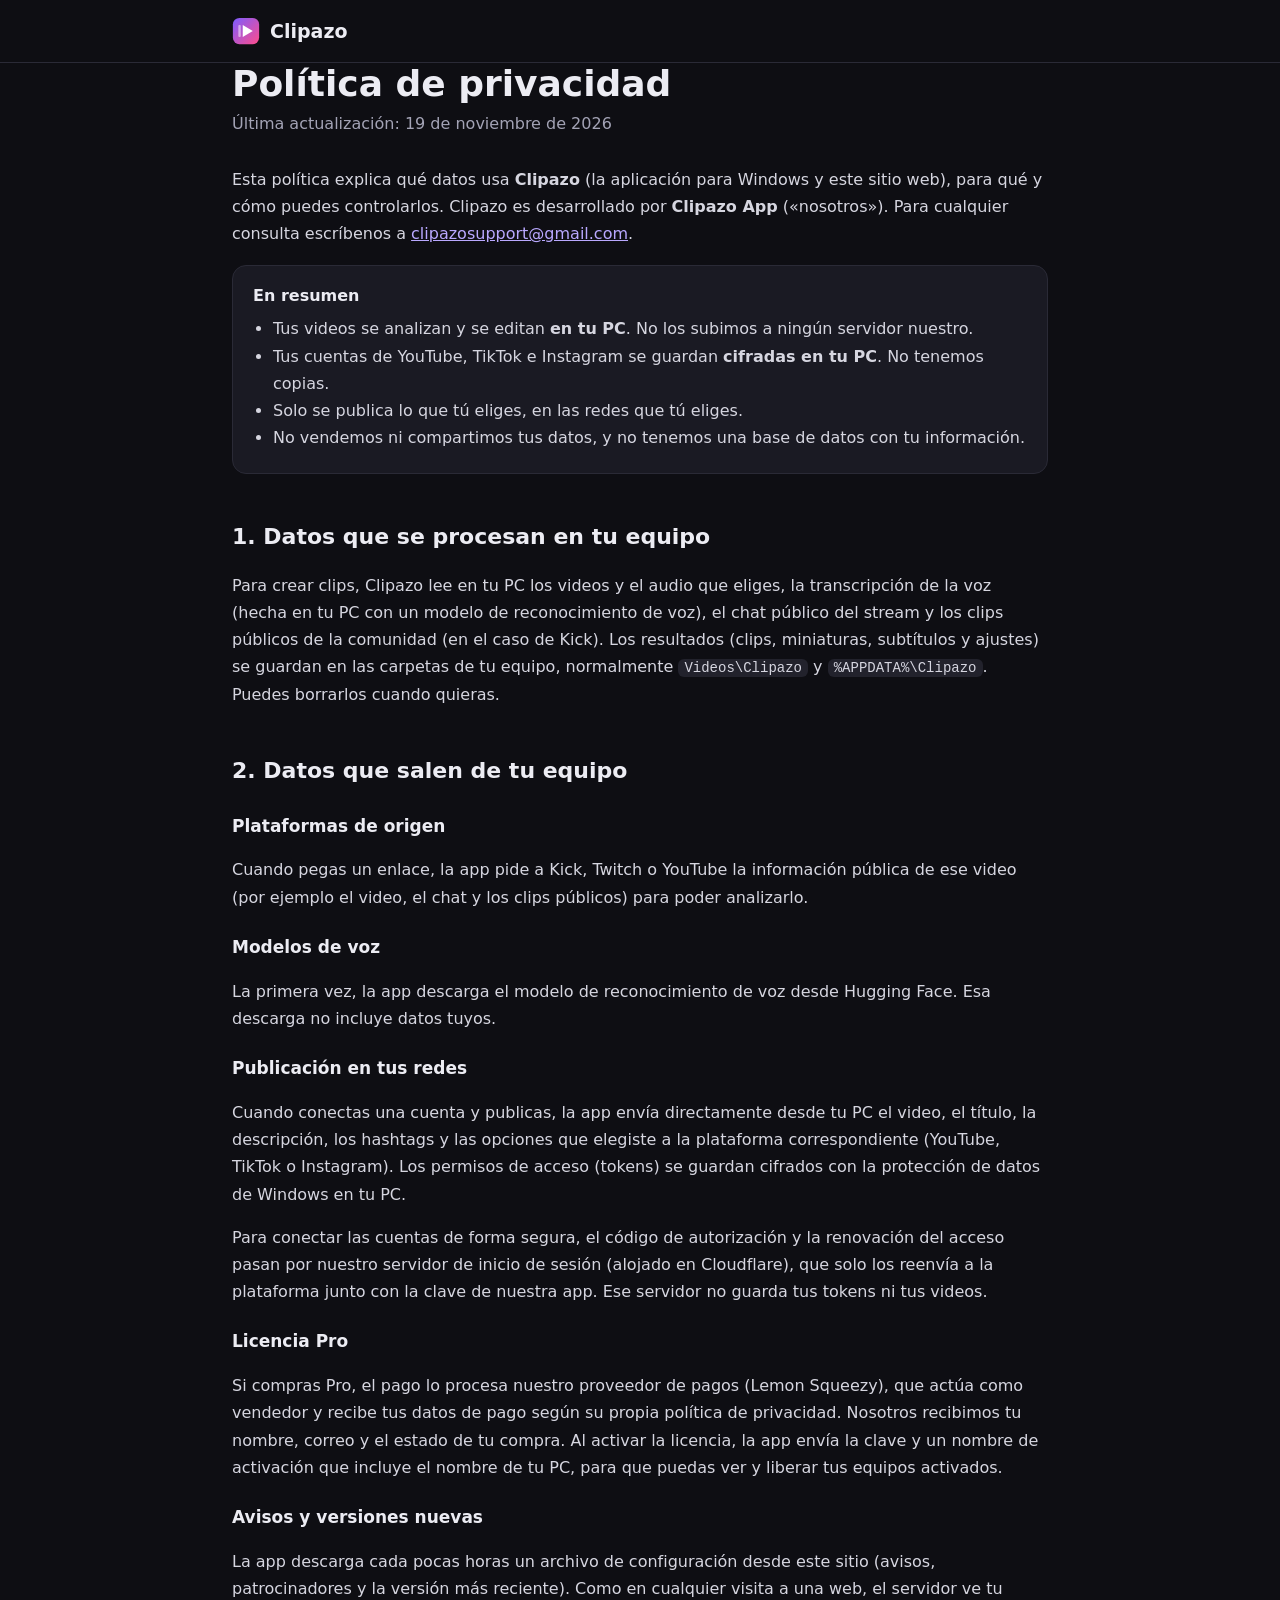
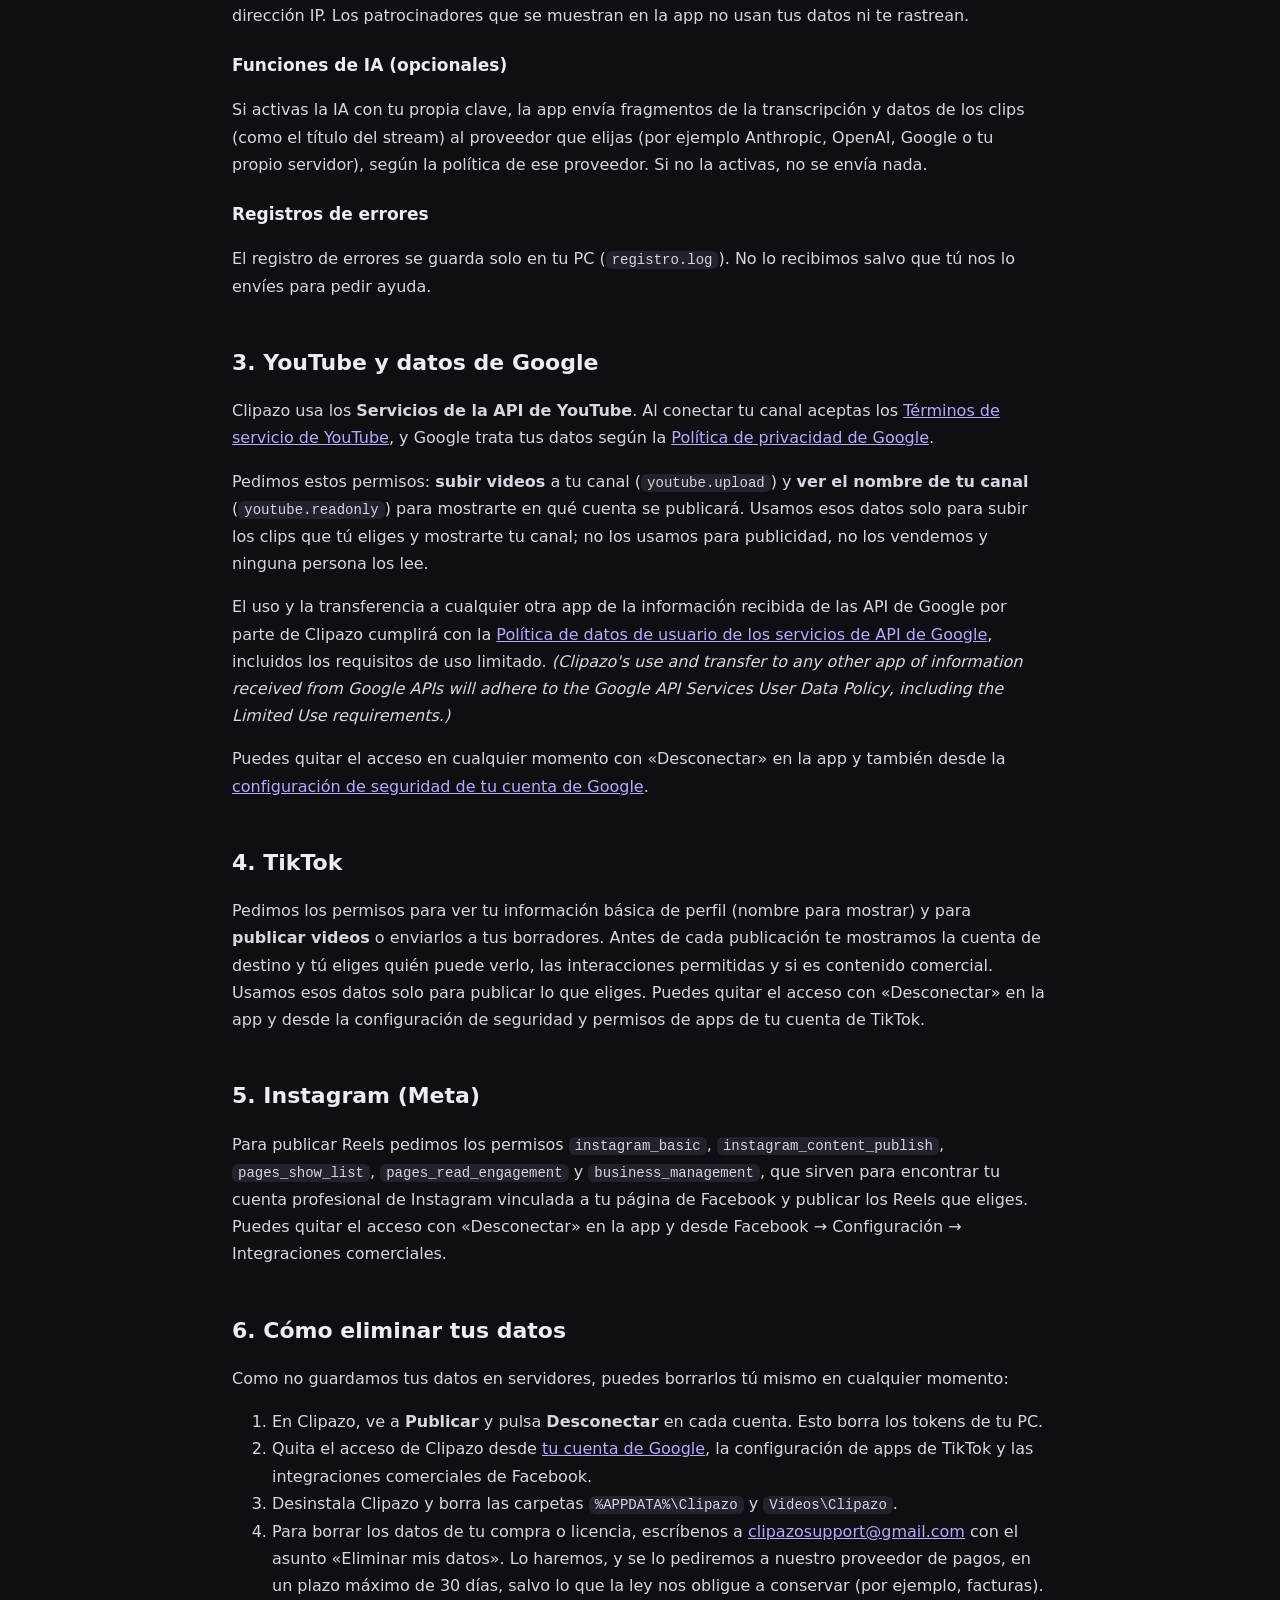
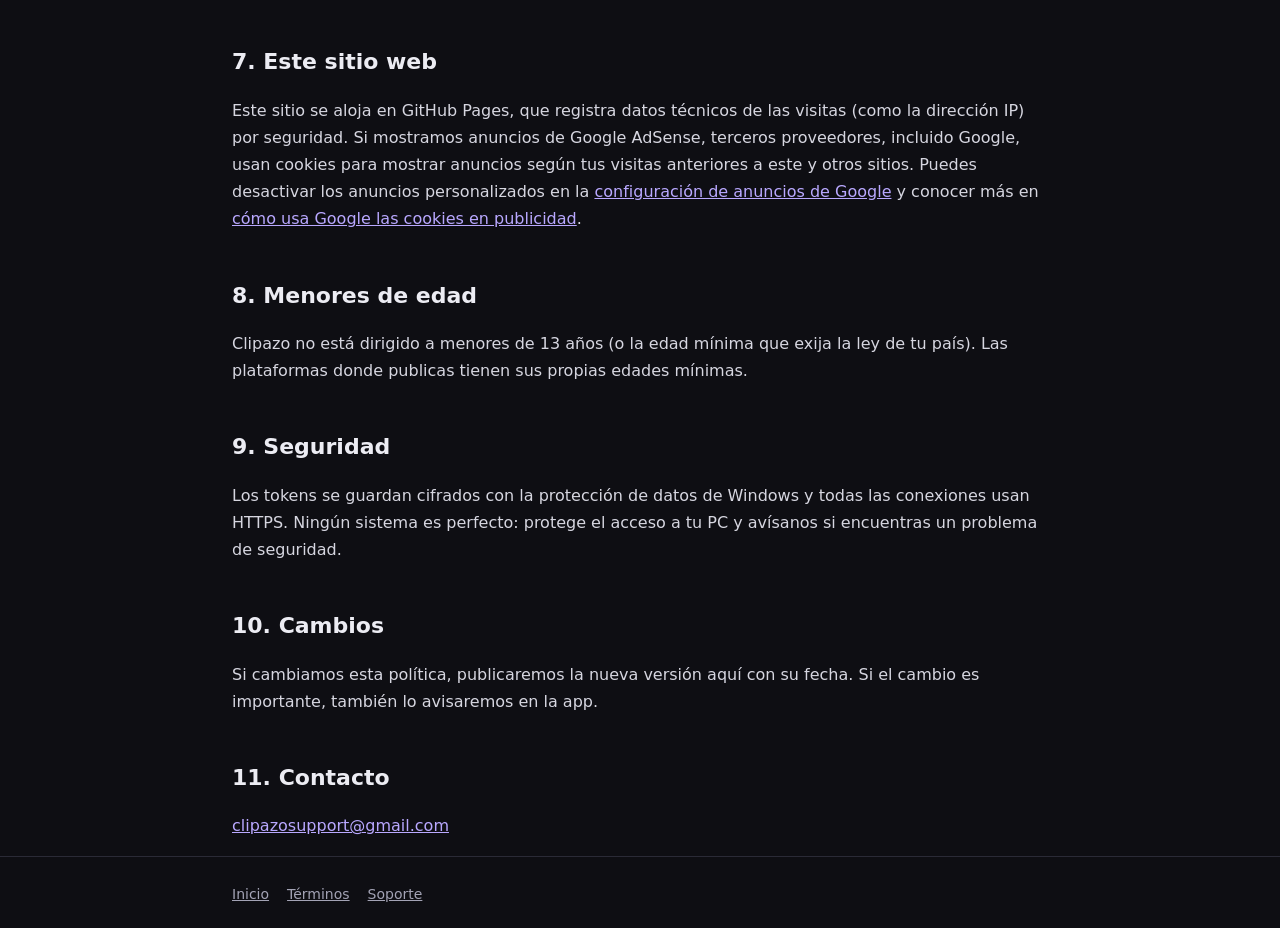
<file: privacidad.html>
<!DOCTYPE html>
<html lang="es">
<head>
<meta charset="utf-8">
<meta name="viewport" content="width=device-width, initial-scale=1">
<title>Política de privacidad — Clipazo</title>
<link rel="icon" href="favicon.ico" sizes="any">
<link rel="icon" href="logo.svg" type="image/svg+xml">
<link rel="stylesheet" href="legal.css">
<!-- PLANTILLA: cambia Clipazo App y revisa el texto (idealmente con un abogado) antes de publicarla.
     Google, TikTok y Meta la leen en sus revisiones: debe describir lo que hace tu app de verdad. -->
</head>
<body>
<header><div class="wrap top"><a href="index.html"><img src="logo.svg" alt=""> Clipazo</a></div></header>
<main class="wrap">
<h1>Política de privacidad</h1>
<p class="date">Última actualización: 19 de noviembre de 2026</p>

<p>Esta política explica qué datos usa <b>Clipazo</b> (la aplicación para Windows y este sitio web), para qué y cómo
puedes controlarlos. Clipazo es desarrollado por <b>Clipazo App</b> («nosotros»). Para cualquier consulta
escríbenos a <a href="mailto:clipazosupport@gmail.com">clipazosupport@gmail.com</a>.</p>

<div class="box">
  <b>En resumen</b>
  <ul>
    <li>Tus videos se analizan y se editan <b>en tu PC</b>. No los subimos a ningún servidor nuestro.</li>
    <li>Tus cuentas de YouTube, TikTok e Instagram se guardan <b>cifradas en tu PC</b>. No tenemos copias.</li>
    <li>Solo se publica lo que tú eliges, en las redes que tú eliges.</li>
    <li>No vendemos ni compartimos tus datos, y no tenemos una base de datos con tu información.</li>
  </ul>
</div>

<h2>1. Datos que se procesan en tu equipo</h2>
<p>Para crear clips, Clipazo lee en tu PC los videos y el audio que eliges, la transcripción de la voz (hecha en tu
PC con un modelo de reconocimiento de voz), el chat público del stream y los clips públicos de la comunidad (en el
caso de Kick). Los resultados (clips, miniaturas, subtítulos y ajustes) se guardan en las carpetas de tu equipo,
normalmente <code>Videos\Clipazo</code> y <code>%APPDATA%\Clipazo</code>. Puedes borrarlos cuando quieras.</p>

<h2>2. Datos que salen de tu equipo</h2>
<h3>Plataformas de origen</h3>
<p>Cuando pegas un enlace, la app pide a Kick, Twitch o YouTube la información pública de ese video (por ejemplo el
video, el chat y los clips públicos) para poder analizarlo.</p>
<h3>Modelos de voz</h3>
<p>La primera vez, la app descarga el modelo de reconocimiento de voz desde Hugging Face. Esa descarga no incluye
datos tuyos.</p>
<h3>Publicación en tus redes</h3>
<p>Cuando conectas una cuenta y publicas, la app envía directamente desde tu PC el video, el título, la descripción,
los hashtags y las opciones que elegiste a la plataforma correspondiente (YouTube, TikTok o Instagram). Los permisos
de acceso (tokens) se guardan cifrados con la protección de datos de Windows en tu PC.</p>
<p>Para conectar las cuentas de forma segura, el código de autorización y la renovación del acceso pasan por nuestro
servidor de inicio de sesión (alojado en Cloudflare), que solo los reenvía a la plataforma junto con la clave de
nuestra app. Ese servidor no guarda tus tokens ni tus videos.</p>
<h3>Licencia Pro</h3>
<p>Si compras Pro, el pago lo procesa nuestro proveedor de pagos (Lemon Squeezy), que actúa como vendedor y recibe
tus datos de pago según su propia política de privacidad. Nosotros recibimos tu nombre, correo y el estado de tu
compra. Al activar la licencia, la app envía la clave y un nombre de activación que incluye el nombre de tu PC, para
que puedas ver y liberar tus equipos activados.</p>
<h3>Avisos y versiones nuevas</h3>
<p>La app descarga cada pocas horas un archivo de configuración desde este sitio (avisos, patrocinadores y la
versión más reciente). Como en cualquier visita a una web, el servidor ve tu dirección IP. Los patrocinadores que se
muestran en la app no usan tus datos ni te rastrean.</p>
<h3>Funciones de IA (opcionales)</h3>
<p>Si activas la IA con tu propia clave, la app envía fragmentos de la transcripción y datos de los clips (como el
título del stream) al proveedor que elijas (por ejemplo Anthropic, OpenAI, Google o tu propio servidor), según la
política de ese proveedor. Si no la activas, no se envía nada.</p>
<h3>Registros de errores</h3>
<p>El registro de errores se guarda solo en tu PC (<code>registro.log</code>). No lo recibimos salvo que tú nos lo
envíes para pedir ayuda.</p>

<h2>3. YouTube y datos de Google</h2>
<p>Clipazo usa los <b>Servicios de la API de YouTube</b>. Al conectar tu canal aceptas los
<a href="https://www.youtube.com/t/terms">Términos de servicio de YouTube</a>, y Google trata tus datos según la
<a href="http://www.google.com/policies/privacy">Política de privacidad de Google</a>.</p>
<p>Pedimos estos permisos: <b>subir videos</b> a tu canal (<code>youtube.upload</code>) y <b>ver el nombre de tu
canal</b> (<code>youtube.readonly</code>) para mostrarte en qué cuenta se publicará. Usamos esos datos solo para subir
los clips que tú eliges y mostrarte tu canal; no los usamos para publicidad, no los vendemos y ninguna persona los
lee.</p>
<p>El uso y la transferencia a cualquier otra app de la información recibida de las API de Google por parte de
Clipazo cumplirá con la <a href="https://developers.google.com/terms/api-services-user-data-policy">Política de datos
de usuario de los servicios de API de Google</a>, incluidos los requisitos de uso limitado.
<i>(Clipazo's use and transfer to any other app of information received from Google APIs will adhere to the Google
API Services User Data Policy, including the Limited Use requirements.)</i></p>
<p>Puedes quitar el acceso en cualquier momento con «Desconectar» en la app y también desde la
<a href="https://security.google.com/settings/security/permissions">configuración de seguridad de tu cuenta de
Google</a>.</p>

<h2>4. TikTok</h2>
<p>Pedimos los permisos para ver tu información básica de perfil (nombre para mostrar) y para <b>publicar videos</b>
o enviarlos a tus borradores. Antes de cada publicación te mostramos la cuenta de destino y tú eliges quién puede
verlo, las interacciones permitidas y si es contenido comercial. Usamos esos datos solo para publicar lo que eliges.
Puedes quitar el acceso con «Desconectar» en la app y desde la configuración de seguridad y permisos de apps de tu
cuenta de TikTok.</p>

<h2>5. Instagram (Meta)</h2>
<p>Para publicar Reels pedimos los permisos <code>instagram_basic</code>, <code>instagram_content_publish</code>,
<code>pages_show_list</code>, <code>pages_read_engagement</code> y <code>business_management</code>, que sirven para
encontrar tu cuenta profesional de Instagram vinculada a tu página de Facebook y publicar los Reels que eliges.
Puedes quitar el acceso con «Desconectar» en la app y desde Facebook → Configuración → Integraciones comerciales.</p>

<h2 id="eliminar-datos">6. Cómo eliminar tus datos</h2>
<p>Como no guardamos tus datos en servidores, puedes borrarlos tú mismo en cualquier momento:</p>
<ol>
  <li>En Clipazo, ve a <b>Publicar</b> y pulsa <b>Desconectar</b> en cada cuenta. Esto borra los tokens de tu PC.</li>
  <li>Quita el acceso de Clipazo desde
    <a href="https://security.google.com/settings/security/permissions">tu cuenta de Google</a>, la configuración
    de apps de TikTok y las integraciones comerciales de Facebook.</li>
  <li>Desinstala Clipazo y borra las carpetas <code>%APPDATA%\Clipazo</code> y <code>Videos\Clipazo</code>.</li>
  <li>Para borrar los datos de tu compra o licencia, escríbenos a
    <a href="mailto:clipazosupport@gmail.com?subject=Eliminar%20mis%20datos">clipazosupport@gmail.com</a> con el asunto
    «Eliminar mis datos». Lo haremos, y se lo pediremos a nuestro proveedor de pagos, en un plazo máximo de 30 días,
    salvo lo que la ley nos obligue a conservar (por ejemplo, facturas).</li>
</ol>

<h2>7. Este sitio web</h2>
<p>Este sitio se aloja en GitHub Pages, que registra datos técnicos de las visitas (como la dirección IP) por
seguridad. Si mostramos anuncios de Google AdSense, terceros proveedores, incluido Google, usan cookies para mostrar
anuncios según tus visitas anteriores a este y otros sitios. Puedes desactivar los anuncios personalizados en la
<a href="https://adssettings.google.com">configuración de anuncios de Google</a> y conocer más en
<a href="https://policies.google.com/technologies/ads">cómo usa Google las cookies en publicidad</a>.</p>

<h2>8. Menores de edad</h2>
<p>Clipazo no está dirigido a menores de 13 años (o la edad mínima que exija la ley de tu país). Las plataformas
donde publicas tienen sus propias edades mínimas.</p>

<h2>9. Seguridad</h2>
<p>Los tokens se guardan cifrados con la protección de datos de Windows y todas las conexiones usan HTTPS. Ningún
sistema es perfecto: protege el acceso a tu PC y avísanos si encuentras un problema de seguridad.</p>

<h2>10. Cambios</h2>
<p>Si cambiamos esta política, publicaremos la nueva versión aquí con su fecha. Si el cambio es importante, también
lo avisaremos en la app.</p>

<h2>11. Contacto</h2>
<p><a href="mailto:clipazosupport@gmail.com">clipazosupport@gmail.com</a></p>
</main>
<footer><div class="wrap"><a href="index.html">Inicio</a><a href="terminos.html">Términos</a><a href="mailto:clipazosupport@gmail.com">Soporte</a></div></footer>
</body>
</html>
</file>
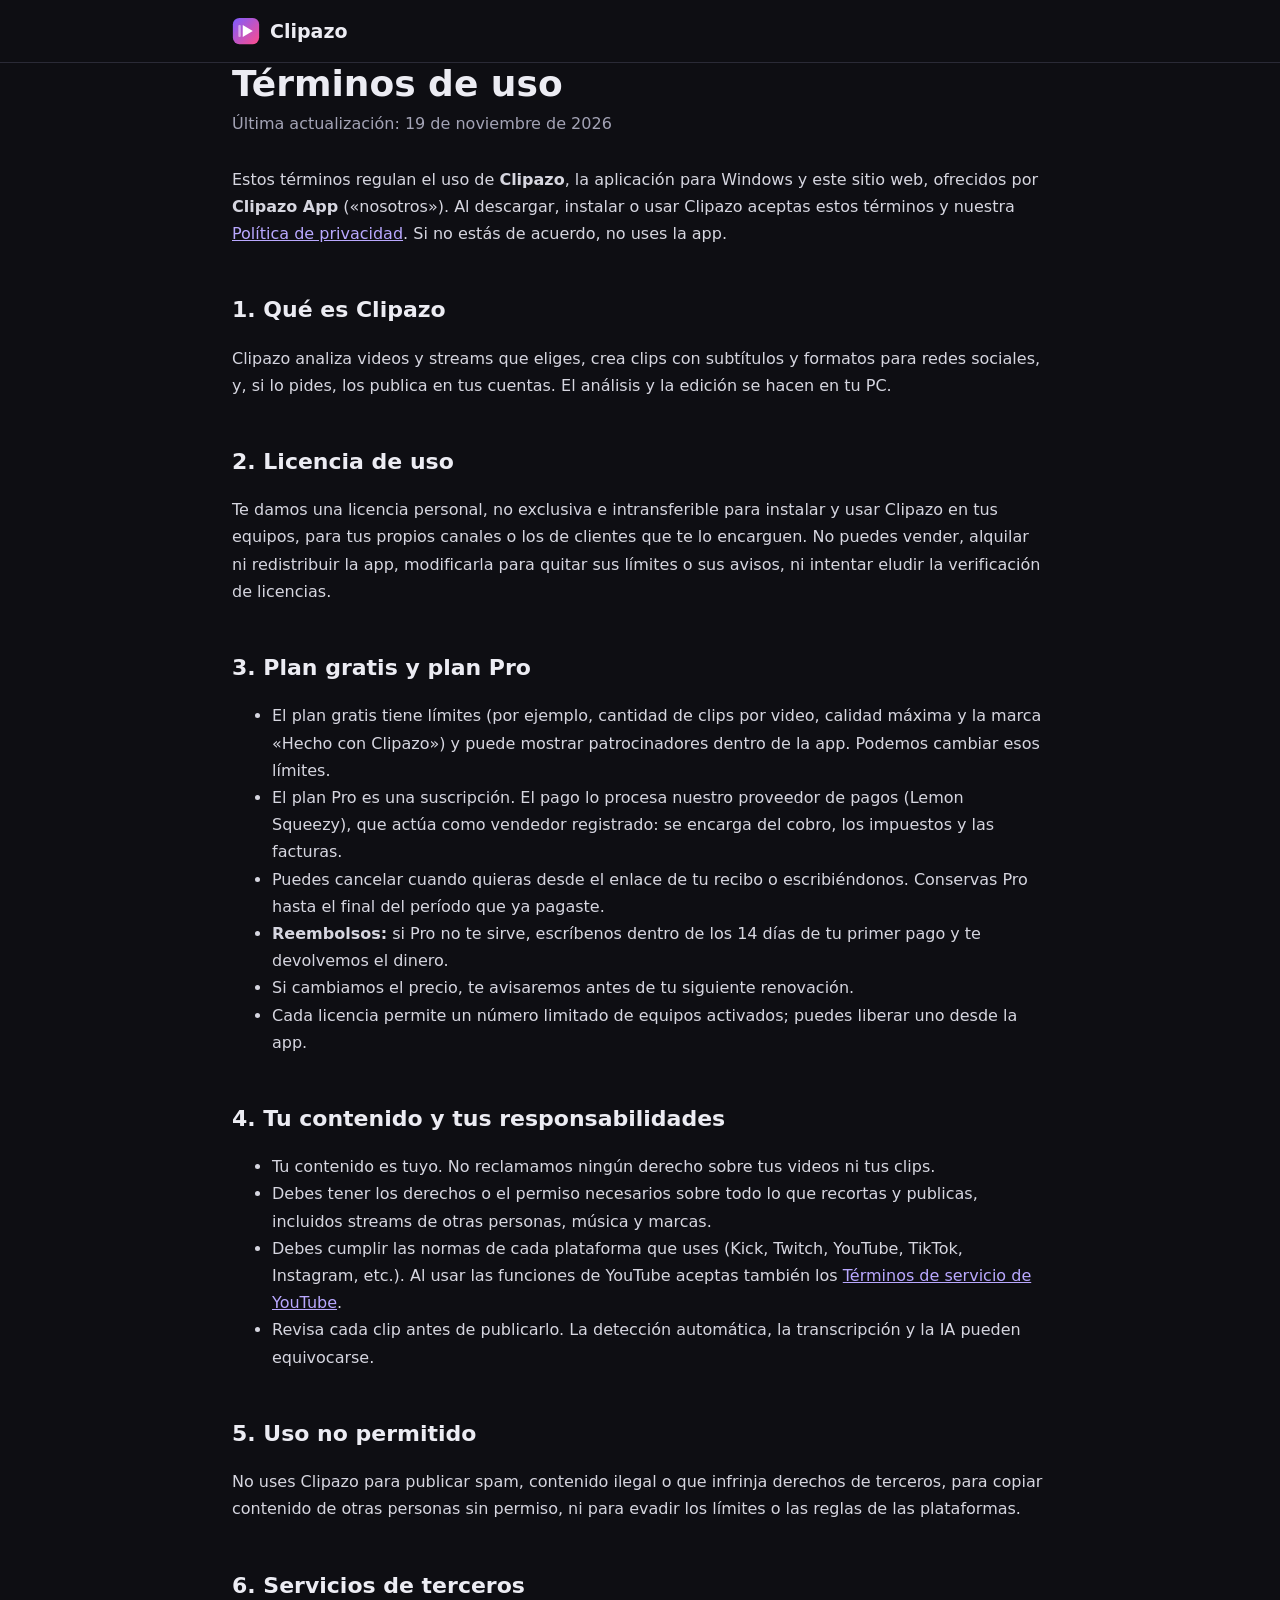
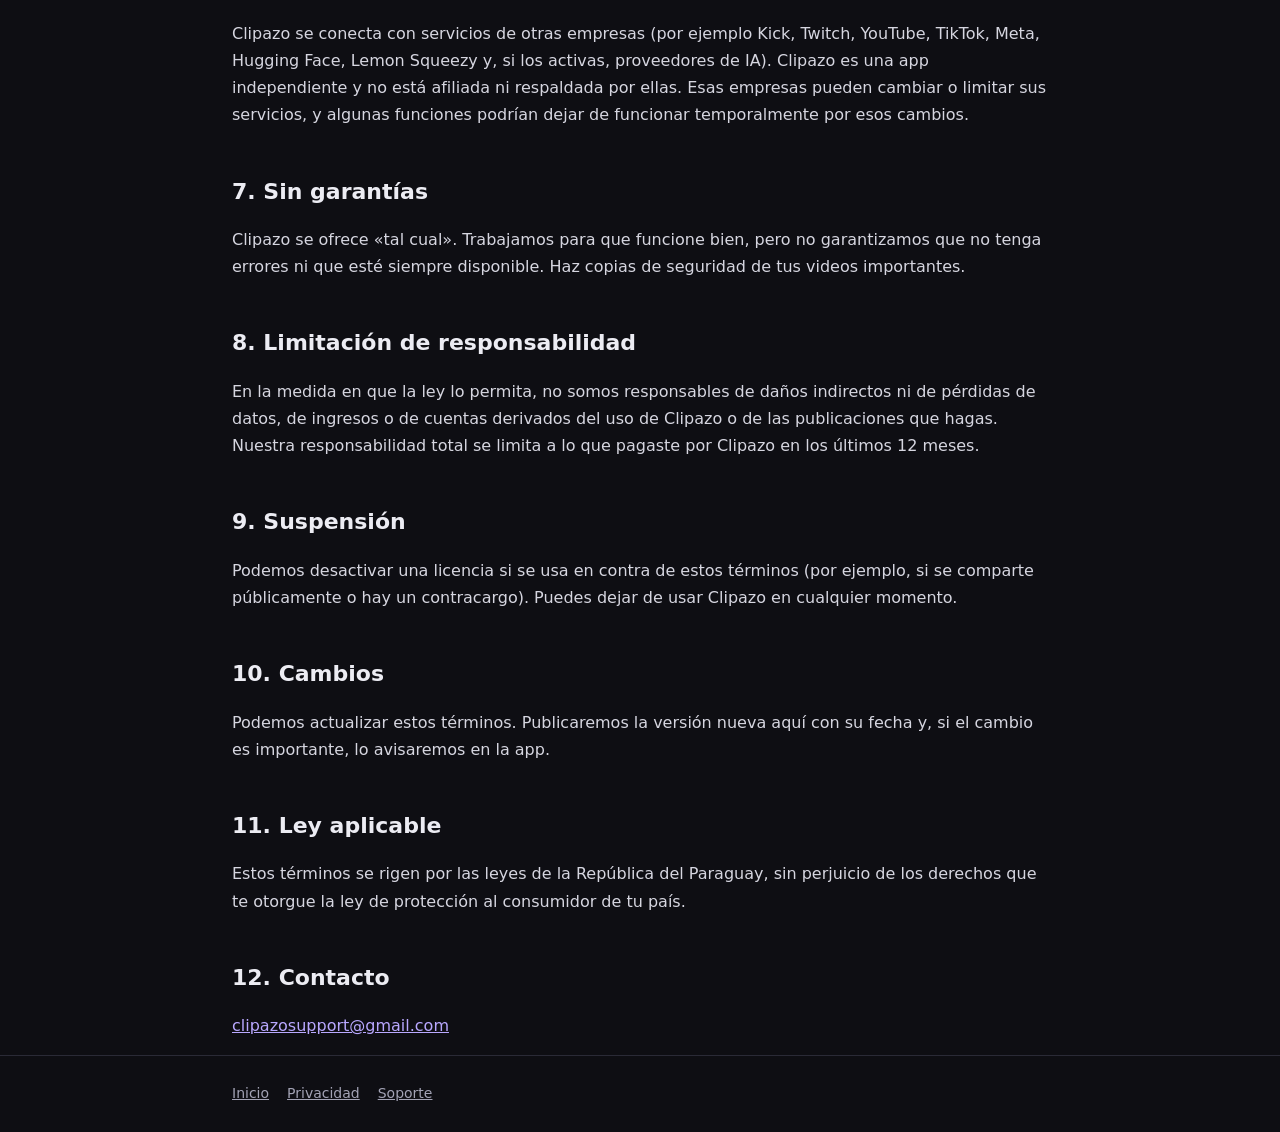
<file: terminos.html>
<!DOCTYPE html>
<html lang="es">
<head>
<meta charset="utf-8">
<meta name="viewport" content="width=device-width, initial-scale=1">
<title>Términos de uso — Clipazo</title>
<link rel="icon" href="favicon.ico" sizes="any">
<link rel="icon" href="logo.svg" type="image/svg+xml">
<link rel="stylesheet" href="legal.css">
<!-- PLANTILLA: cambia Clipazo App, revisa la política de reembolsos y el país, e idealmente
     pídele a un abogado que la revise antes de publicarla. -->
</head>
<body>
<header><div class="wrap top"><a href="index.html"><img src="logo.svg" alt=""> Clipazo</a></div></header>
<main class="wrap">
<h1>Términos de uso</h1>
<p class="date">Última actualización: 19 de noviembre de 2026</p>

<p>Estos términos regulan el uso de <b>Clipazo</b>, la aplicación para Windows y este sitio web, ofrecidos por
<b>Clipazo App</b> («nosotros»). Al descargar, instalar o usar Clipazo aceptas estos términos y nuestra
<a href="privacidad.html">Política de privacidad</a>. Si no estás de acuerdo, no uses la app.</p>

<h2>1. Qué es Clipazo</h2>
<p>Clipazo analiza videos y streams que eliges, crea clips con subtítulos y formatos para redes sociales, y, si lo
pides, los publica en tus cuentas. El análisis y la edición se hacen en tu PC.</p>

<h2>2. Licencia de uso</h2>
<p>Te damos una licencia personal, no exclusiva e intransferible para instalar y usar Clipazo en tus equipos, para
tus propios canales o los de clientes que te lo encarguen. No puedes vender, alquilar ni redistribuir la app,
modificarla para quitar sus límites o sus avisos, ni intentar eludir la verificación de licencias.</p>

<h2>3. Plan gratis y plan Pro</h2>
<ul>
  <li>El plan gratis tiene límites (por ejemplo, cantidad de clips por video, calidad máxima y la marca
    «Hecho con Clipazo») y puede mostrar patrocinadores dentro de la app. Podemos cambiar esos límites.</li>
  <li>El plan Pro es una suscripción. El pago lo procesa nuestro proveedor de pagos (Lemon Squeezy), que actúa
    como vendedor registrado: se encarga del cobro, los impuestos y las facturas.</li>
  <li>Puedes cancelar cuando quieras desde el enlace de tu recibo o escribiéndonos. Conservas Pro hasta el final del
    período que ya pagaste.</li>
  <li><b>Reembolsos:</b> si Pro no te sirve, escríbenos dentro de los 14 días de tu primer pago y te devolvemos el
    dinero.</li>
  <li>Si cambiamos el precio, te avisaremos antes de tu siguiente renovación.</li>
  <li>Cada licencia permite un número limitado de equipos activados; puedes liberar uno desde la app.</li>
</ul>

<h2>4. Tu contenido y tus responsabilidades</h2>
<ul>
  <li>Tu contenido es tuyo. No reclamamos ningún derecho sobre tus videos ni tus clips.</li>
  <li>Debes tener los derechos o el permiso necesarios sobre todo lo que recortas y publicas, incluidos streams de
    otras personas, música y marcas.</li>
  <li>Debes cumplir las normas de cada plataforma que uses (Kick, Twitch, YouTube, TikTok, Instagram, etc.). Al usar
    las funciones de YouTube aceptas también los <a href="https://www.youtube.com/t/terms">Términos de servicio de
    YouTube</a>.</li>
  <li>Revisa cada clip antes de publicarlo. La detección automática, la transcripción y la IA pueden equivocarse.</li>
</ul>

<h2>5. Uso no permitido</h2>
<p>No uses Clipazo para publicar spam, contenido ilegal o que infrinja derechos de terceros, para copiar contenido de
otras personas sin permiso, ni para evadir los límites o las reglas de las plataformas.</p>

<h2>6. Servicios de terceros</h2>
<p>Clipazo se conecta con servicios de otras empresas (por ejemplo Kick, Twitch, YouTube, TikTok, Meta, Hugging Face,
Lemon Squeezy y, si los activas, proveedores de IA). Clipazo es una app independiente y no está afiliada ni
respaldada por ellas. Esas empresas pueden cambiar o limitar sus servicios, y algunas funciones podrían dejar de
funcionar temporalmente por esos cambios.</p>

<h2>7. Sin garantías</h2>
<p>Clipazo se ofrece «tal cual». Trabajamos para que funcione bien, pero no garantizamos que no tenga errores ni que
esté siempre disponible. Haz copias de seguridad de tus videos importantes.</p>

<h2>8. Limitación de responsabilidad</h2>
<p>En la medida en que la ley lo permita, no somos responsables de daños indirectos ni de pérdidas de datos, de
ingresos o de cuentas derivados del uso de Clipazo o de las publicaciones que hagas. Nuestra responsabilidad total se
limita a lo que pagaste por Clipazo en los últimos 12 meses.</p>

<h2>9. Suspensión</h2>
<p>Podemos desactivar una licencia si se usa en contra de estos términos (por ejemplo, si se comparte públicamente o
hay un contracargo). Puedes dejar de usar Clipazo en cualquier momento.</p>

<h2>10. Cambios</h2>
<p>Podemos actualizar estos términos. Publicaremos la versión nueva aquí con su fecha y, si el cambio es importante,
lo avisaremos en la app.</p>

<h2>11. Ley aplicable</h2>
<p>Estos términos se rigen por las leyes de la República del Paraguay, sin perjuicio de los derechos que te otorgue
la ley de protección al consumidor de tu país.</p>

<h2>12. Contacto</h2>
<p><a href="mailto:clipazosupport@gmail.com">clipazosupport@gmail.com</a></p>
</main>
<footer><div class="wrap"><a href="index.html">Inicio</a><a href="privacidad.html">Privacidad</a><a href="mailto:clipazosupport@gmail.com">Soporte</a></div></footer>
</body>
</html>
</file>
<file: legal.css>
:root{--bg:#0E0E13;--card:#1A1A23;--line:#2A2A36;--text:#ECECF3;--muted:#A3A3B5;--a:#7C5CFF;--b:#FF4D8D}
*{box-sizing:border-box}
body{margin:0;background:var(--bg);color:var(--text);font:16px/1.7 Inter,"Segoe UI",system-ui,-apple-system,Roboto,Arial,sans-serif}
header{border-bottom:1px solid var(--line);background:#0E0E13}
.wrap{max-width:860px;margin:0 auto;padding:0 22px}
.top{display:flex;align-items:center;gap:10px;height:62px}
.top a{display:flex;align-items:center;gap:10px;font-weight:800;font-size:19px;color:var(--text);text-decoration:none}
.top img{width:28px;height:28px}
main{padding:40px 0 70px}
h1{font-size:36px;line-height:1.15;margin:0 0 6px}
.date{color:var(--muted);margin:0 0 28px}
h2{font-size:22px;margin:38px 0 8px;padding-top:6px}
h3{font-size:17px;margin:22px 0 4px}
p,li{color:#d6d6e0}
a{color:#b9a8ff}
.box{background:var(--card);border:1px solid var(--line);border-radius:14px;padding:16px 20px;margin:18px 0}
.box ul{margin:6px 0;padding-left:20px}
code{background:#22222c;padding:1px 6px;border-radius:6px;font-size:14px}
footer{border-top:1px solid var(--line);padding:26px 0;color:var(--muted);font-size:14px}
footer a{color:var(--muted);margin-right:18px}
</file>
